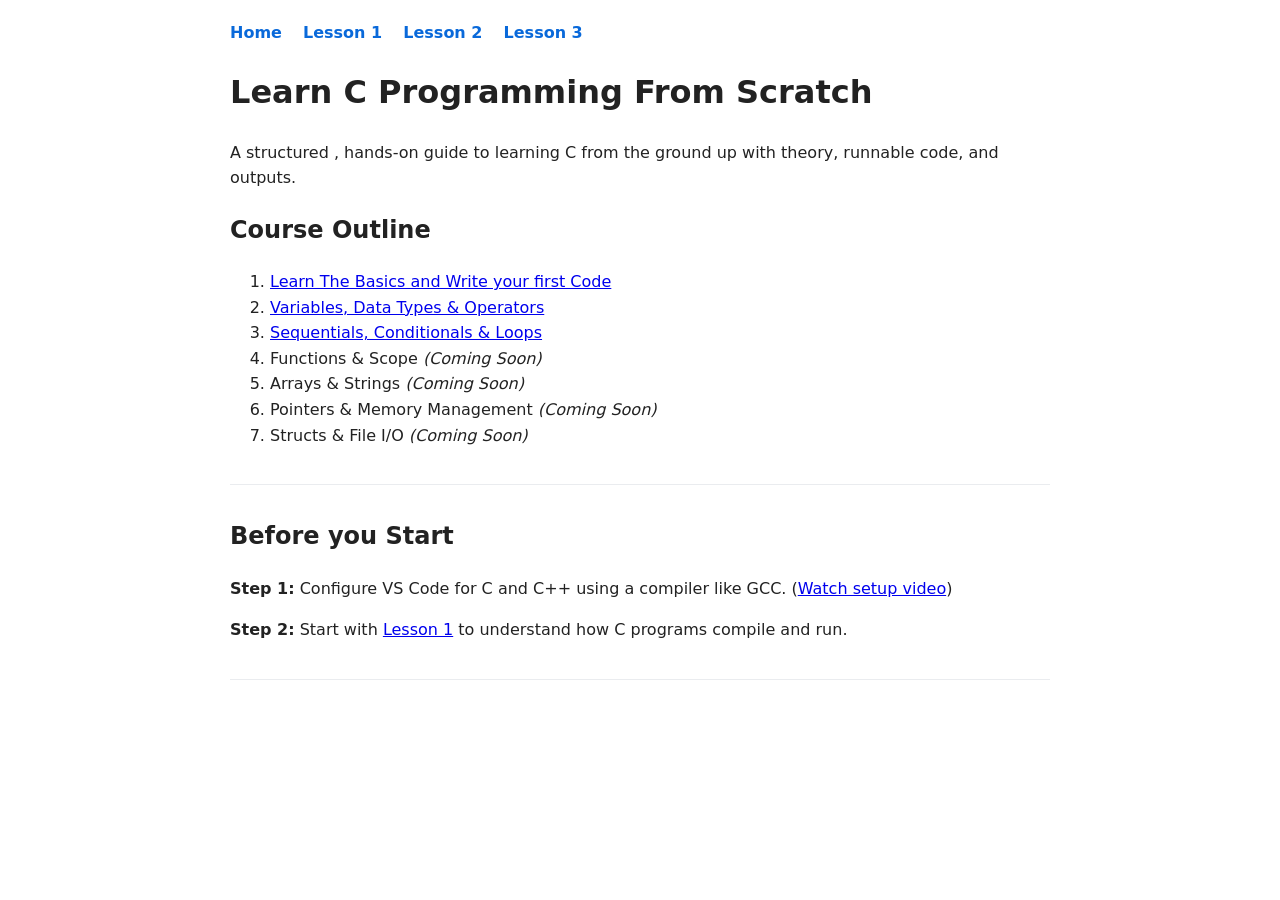
<file: index.html>
<html lang="en">
    <head>
        <meta charset="UTF-8">
        <meta name="viewport" content="width=device-width, initial-scale=1.0">
        <title>Learn C from Scratch</title>
      <link rel="stylesheet" href="style.css">   
    </head>

<body>
     <nav>
        <a href="index.html">Home</a>
        <a href="lesson1.html">Lesson 1</a>
        <a href="variables.html">Lesson 2</a>
        <a href="constructs.html">Lesson 3</a>
    </nav>

    <header>
        <h1>Learn C Programming From Scratch</h1>
        <p>A structured , hands-on guide to learning C from the ground up with theory, runnable code, and outputs.</p>
    </header>
    <section>
        <h2>Course Outline</h2>
        <ol>
            <li><a href="lesson1.html">Learn The Basics and Write your first Code</a></li>
      <li><a href=variables.html>Variables, Data Types &amp; Operators</a></li>
      <li><a href=constructs.html>Sequentials, Conditionals &amp; Loops</a></li>
      <li>Functions &amp; Scope <em>(Coming Soon)</em></li>
      <li>Arrays &amp; Strings <em>(Coming Soon)</em></li>
      <li>Pointers &amp; Memory Management <em>(Coming Soon)</em></li>
      <li>Structs &amp; File I/O <em>(Coming Soon)</em></li>
        </ol>
    </section>

    <section> 
        <h2>Before you Start</h2>
        <p><strong>Step 1:</strong> Configure VS Code for C and C++ using a compiler like GCC. 
       (<a href="https://youtu.be/1PBD5qFWdq8" target="_blank">Watch setup video</a>)
    </p>
    <p><strong>Step 2:</strong> Start with <a href="lesson1.html">Lesson 1</a> to understand how C programs compile and run.</p>

    </section>
</body>
</html>
</file>
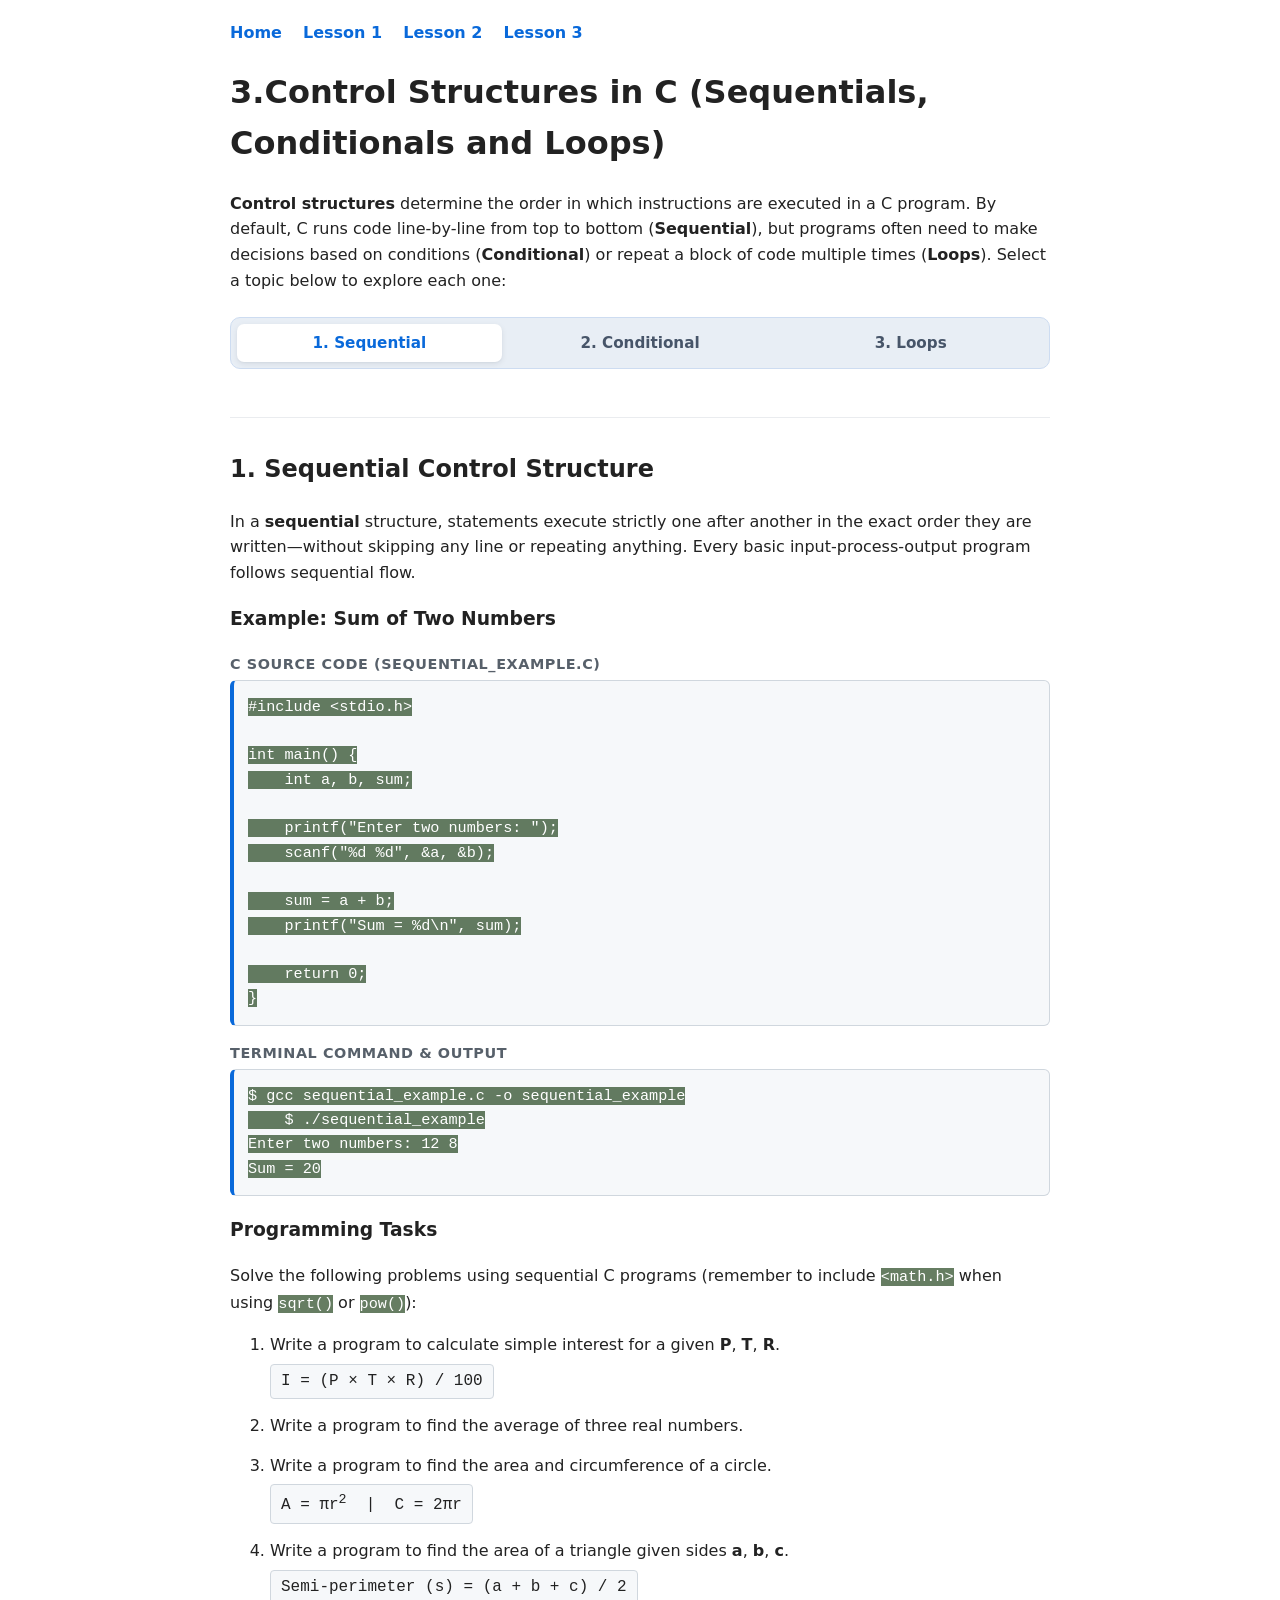
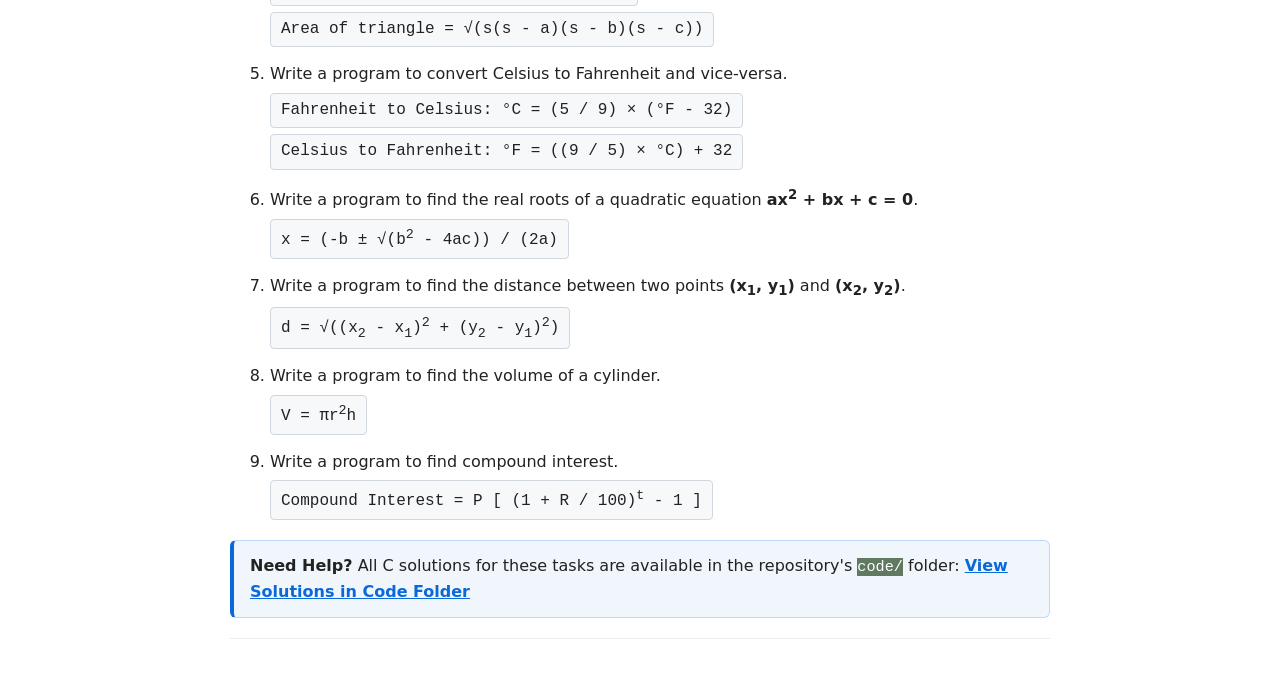
<file: constructs.html>
<html lang="en">
<head>
        <meta charset="UTF-8">
        <meta name="viewport" content="width=device-width, initial-scale=1.0">
        <title>Control Structures</title>
      <link rel="stylesheet" href="style.css">  
 <style>
    /* Clean styling for math formulas and solution callout box */
    .formula {
      display: inline-block;
      background-color: #f6f8fa;
      border: 1px solid #d0d7de;
      padding: 4px 10px;
      border-radius: 4px;
      font-family: Consolas, monospace;
      margin-top: 6px;
    }

    .task-list li {
      margin-bottom: 14px;
    }

    .solution-note {
      background-color: #f0f6fc;
      border: 1px solid #bdd8f8;
      border-left: 4px solid #0969da;
      padding: 12px 16px;
      border-radius: 6px;
      margin-top: 20px;
    }

    .solution-note a {
      color: #0969da;
      font-weight: 600;
    }
  </style>
</head>

<body>
    <nav>
        <a href="index.html">Home</a>
        <a href="lesson1.html">Lesson 1</a>
        <a href="variables.html">Lesson 2</a>
        <a href="constructs.html">Lesson 3</a>
    </nav>

   
        <h1>3.Control Structures in C (Sequentials, Conditionals and Loops)</h1>
    <p>
    <strong>Control structures</strong> determine the order in which instructions are executed in a C program. By default, C runs code line-by-line from top to bottom (<strong>Sequential</strong>), but programs often need to make decisions based on conditions (<strong>Conditional</strong>) or repeat a block of code multiple times (<strong>Loops</strong>). Select a topic below to explore each one:
  </p>
 

  <div class="sub-nav">
    <button class="tab-btn active" onclick="openTopic('sequential', this)">1. Sequential</button>
    <button class="tab-btn" onclick="openTopic('conditional', this)">2. Conditional</button>
    <button class="tab-btn" onclick="openTopic('loops', this)">3. Loops</button>
  </div>

<div id="sequential" class="topic-panel">
    <section></section>
  <h2>1. Sequential Control Structure</h2>
      <p>
        In a <strong>sequential</strong> structure, statements execute strictly one after another in the exact order they are written—without skipping any line or repeating anything. Every basic input-process-output program follows sequential flow.
      </p>

<h3>Example: Sum of Two Numbers</h3>
      <div class="box-label">C Source Code (sequential_example.c)</div>
      <pre class="code-box"><code>#include &lt;stdio.h&gt;

int main() {
    int a, b, sum;

    printf("Enter two numbers: ");
    scanf("%d %d", &amp;a, &amp;b);

    sum = a + b;
    printf("Sum = %d\n", sum);

    return 0;
}</code></pre>

<div class="box-label">Terminal Command &amp; Output</div>

<pre class="code-box"><code>$ gcc sequential_example.c -o sequential_example
    $ ./sequential_example
Enter two numbers: 12 8
Sum = 20</code></pre>
    </section>

    <!-- Programming Tasks for Sequential -->
    <section>
        <h3>Programming Tasks</h3>
        <p>Solve the following problems using sequential C programs (remember to include <code>&lt;math.h&gt;</code> when using <code>sqrt()</code> or <code>pow()</code>):</p>

       <ol class="task-list">
<li>
          Write a program to calculate simple interest for a given <strong>P</strong>, <strong>T</strong>, <strong>R</strong>.<br>
          <span class="formula">I = (P &times; T &times; R) / 100</span>
        </li>

        <li>
          Write a program to find the average of three real numbers.
        </li>

        <li>
          Write a program to find the area and circumference of a circle.<br>
          <span class="formula">A = &pi;r<sup>2</sup> &nbsp;|&nbsp; C = 2&pi;r</span>
        </li>

        <li>
            Write a program to find the area of a triangle given sides <strong>a</strong>, <strong>b</strong>, <strong>c</strong>.<br>
          <span class="formula">Semi-perimeter (s) = (a + b + c) / 2</span><br>
          <span class="formula">Area of triangle = &radic;(s(s - a)(s - b)(s - c))</span>
        </li>

        <li>
        Write a program to convert Celsius to Fahrenheit and vice-versa.<br>
          <span class="formula">Fahrenheit to Celsius: &deg;C = (5 / 9) &times; (&deg;F - 32)</span><br>
          <span class="formula">Celsius to Fahrenheit: &deg;F = ((9 / 5) &times; &deg;C) + 32</span>
        </li>

        <li>
          Write a program to find the real roots of a quadratic equation <strong>ax<sup>2</sup> + bx + c = 0</strong>.<br>
          <span class="formula">x = (-b &plusmn; &radic;(b<sup>2</sup> - 4ac)) / (2a)</span>
        </li>

        <li>
          Write a program to find the distance between two points <strong>(x<sub>1</sub>, y<sub>1</sub>)</strong> and <strong>(x<sub>2</sub>, y<sub>2</sub>)</strong>.<br>
          <span class="formula">d = &radic;((x<sub>2</sub> - x<sub>1</sub>)<sup>2</sup> + (y<sub>2</sub> - y<sub>1</sub>)<sup>2</sup>)</span>
        </li>

        <li>
          Write a program to find the volume of a cylinder.<br>
          <span class="formula">V = &pi;r<sup>2</sup>h</span>
        </li>

        <li>
          Write a program to find compound interest.<br>
          <span class="formula">Compound Interest = P [ (1 + R / 100)<sup>t</sup> - 1 ]</span>
        </li>

       </ol>

       <div class="solution-note">
        <strong>Need Help?</strong> All C solutions for these tasks are available in the repository's <code>code/</code> folder:
        <a href="https://github.com/Sangam067/C-learning-Guide/tree/main/code" target="_blank">View Solutions in Code Folder</a>
      </div>
      </section>
      
    </div>

      <!--Panel 2: Conditional Statements(hidden until clicked)-->
<div id="conditional" class="topic-panel" style="display: none;">
    <section>
        <h2>2. Conditional Control Structure</h2>
      <p>
        <strong>Conditional</strong> statements (<code>if</code>, <code>else if</code>, <code>else</code>, and <code>switch</code>) let your program make decisions and run different blocks of code depending on whether a condition is True or False.
      </p>
<h3>Example: Check Even or Odd</h3>
<div class="box-label">C Source Code (conditional_example.c)</div>
<pre class="code-box"><code>#include &lt;stdio.h&gt;

int main(void) {
    int num;

    printf("Enter an integer: ");
    scanf("%d", &amp;num);

    if (num % 2 == 0) {
        printf("%d is Even.\n", num);
    } else {
        printf("%d is Odd.\n", num);
    }

    return 0;
}</code></pre>

<div class="box-label">Terminal Command &amp; Output</div>
      <pre class="output-box"><code>$ gcc -Wall -Wextra conditional_example.c -o conditional_example
$ ./conditional_example
Enter an integer: 17
17 is Odd.</code></pre>

    </section>
 <section>
    <h2>Programming Tasks (Conditional)</h2>
     <p>Solve the following decision-making problems using <code>if / else</code> or <code>switch</code> statements:</p>
  <OL CLASS="task-list">
     <li>
      Write a program to check whether a given integer is <strong>positive, negative, or zero</strong>.
    </li>
     <li>
          Write a program to find the <strong>largest among three numbers</strong> entered by the user.
    </li>
    <li>
          Write a program to check whether a given year is a <strong>leap year</strong> or not.<br>
          <span class="formula">Hint: Divisible by 400, OR divisible by 4 and not divisible by 100</span>
        </li>
        <li>
          Write a program to check whether an entered alphabet character is a <strong>vowel or a consonant</strong>.
        </li>
        <li>
          Write a simple calculator program using a <code>switch</code> statement that takes an operator (<code>+</code>, <code>-</code>, <code>*</code>, <code>/</code>) and two numbers, then prints the result.
        </li>

  </OL>

    <div class="solution-note">
        <strong>Need help?</strong> All C solutions are available in the repository's <code>code/</code> folder:
        <a href="https://github.com/Sangam067/C-learning-Guide/tree/main/code" target="_blank">View Solutions in Code Folder</a>
      </div>
 </section>  

 
 </section>
 </div> 
 
  <!--Panel 3: Loops(hidden until clicked)-->
<div id="loops" class="topic-panel" style="display: none;">
    <section>
        <h2>3. Loop Control Structure</h2>
      <p>
        <strong>Loops</strong> (<code>for</code>, <code>while</code>, and <code>do-while</code>) repeat a block of code automatically until a stopping condition is met.
      </p>

      <h3>Example: Print Numbers from 1 to 5</h3>
      <div class="box-label">C Source Code (loop_example.c)</div>
      <pre class="code-box"><code>#include &lt;stdio.h&gt;

int main(void) {
    for (int i = 1; i &lt;= 5; i++) {
        printf("%d ", i);
    }
    printf("\n");

    return 0;
}</code></pre>

 <div class="box-label">Terminal Command &amp; Output</div>
      <pre class="output-box"><code>$ gcc -Wall -Wextra loop_example.c -o loop_example
$ ./loop_example
1 2 3 4 5</code></pre>
    </section>

<section>
  <h2>Programming Tasks (Loops)</h2>
  <p>Solve the following repetition problems using <code>for</code>, <code>while</code>, or <code>do-while</code> loops:</p>
  <ol class="task-list">
    <li>
          Write a program to calculate the <strong>sum of the first N natural numbers</strong>.<br>
          <span class="formula">Sum = 1 + 2 + 3 + ... + N</span>
        </li>

        <li>
          Write a program to find the <strong>factorial</strong> of a given positive integer.<br>
          <span class="formula">N! = 1 &times; 2 &times; 3 &times; ... &times; N</span>
        </li>
        <li>
          Write a program to display the <strong>multiplication table</strong> of a given number from 1 to 10.
        </li>
        <li>
          Write a program to <strong>reverse a given integer</strong> using a <code>while</code> loop (for example, input <code>1234</code> gives output <code>4321</code>).
        </li>
        <li>
          Write a program to check whether a given positive integer is a <strong>prime number</strong> or not.
        </li>
  </ol>

  <div class`="solution-note">
        <strong>Need help?</strong> All C solutions are available in the repository's <code>code/</code> folder:
        <a href="https://github.com/Sangam067/C-learning-Guide/tree/main/code" target="_blank">View Solutions in Code Folder</a>
      </div>


</section>

    </div>
 <script>
    function openTopic(topicId, clickedButton) {
      const panels = document.querySelectorAll('.topic-panel');
      panels.forEach(panel => {
        panel.style.display = 'none';
      });

      const buttons = document.querySelectorAll('.tab-btn');
      buttons.forEach(btn => {
        btn.classList.remove('active');
      });

      document.getElementById(topicId).style.display = 'block';
      clickedButton.classList.add('active');
    }
 </script>
</body>
</html>
</file>
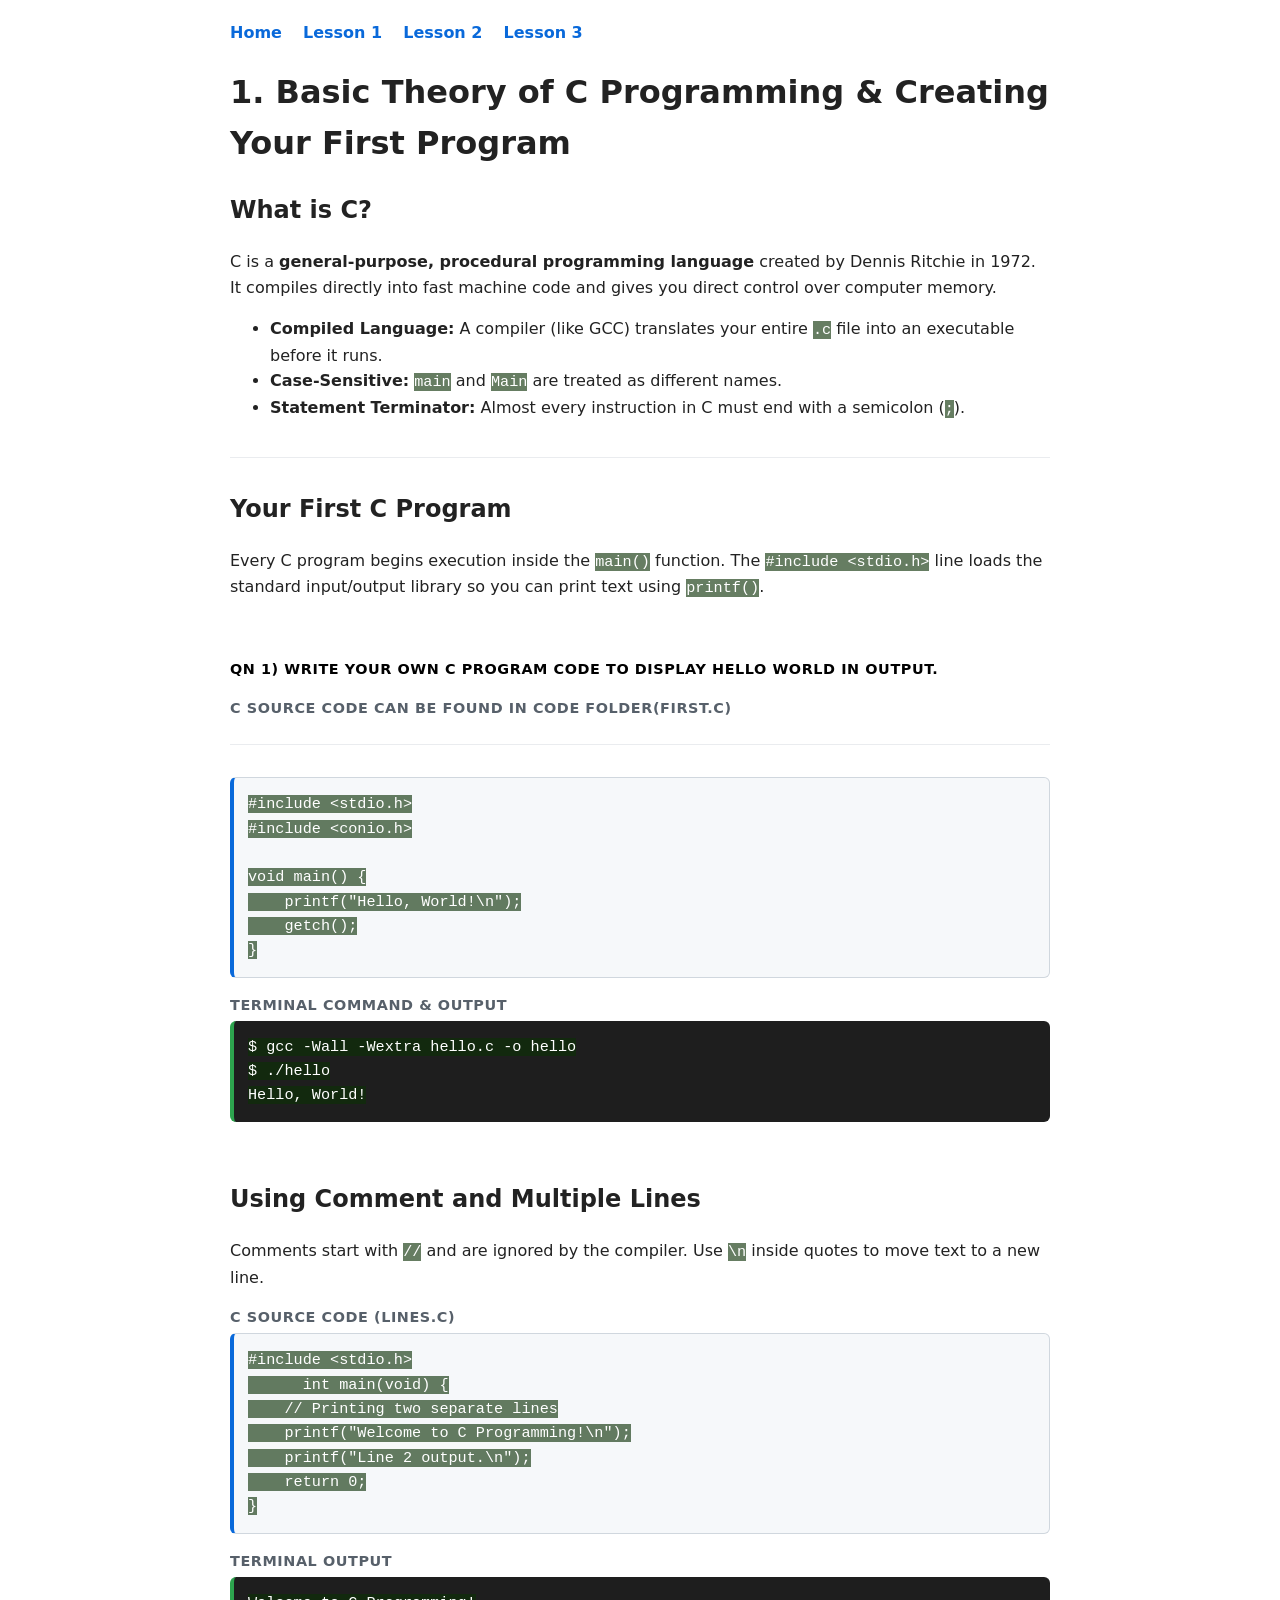
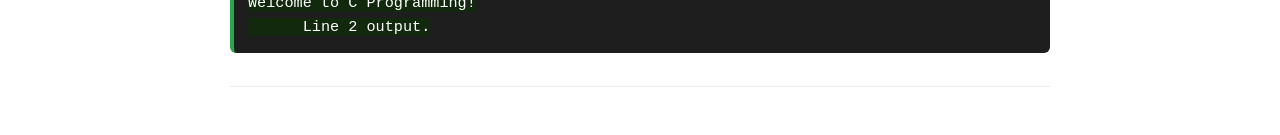
<file: lesson1.html>
<!DOCTYPE html>
<html lang="en">
<head>
  <meta charset="UTF-8">
  <meta name="viewport" content="width=device-width, initial-scale=1.0">
  <title>Lesson 1: Basic Theory of C - Learn C From Scratch</title>
  <link rel="stylesheet" href="style.css">
</head>
<body>
     <nav>
        <a href="index.html">Home</a>
        <a href="lesson1.html">Lesson 1</a>
        <a href="variables.html">Lesson 2</a>
        <a href="constructs.html">Lesson 3</a>
    </nav>
    
    <h1>1. Basic Theory of C Programming &amp; Creating Your First Program</h1>

    <!--Topic 1: Theory-->
 <section>
    <h2>What is C?</h2>
    <p>
      C is a <strong>general-purpose, procedural programming language</strong> created by Dennis Ritchie in 1972.
      It compiles directly into fast machine code and gives you direct control over computer memory.
    </p>
    <ul>
      <li><strong>Compiled Language:</strong> A compiler (like GCC) translates your entire <code>.c</code> file into an executable before it runs.</li>
      <li><strong>Case-Sensitive:</strong> <code>main</code> and <code>Main</code> are treated as different names.</li>
      <li><strong>Statement Terminator:</strong> Almost every instruction in C must end with a semicolon (<code>;</code>).</li>
    </ul>
  </section>   

  <section>
    <h2>Your First C Program</h2>
    <p>
      Every C program begins execution inside the <code>main()</code> function. The <code>#include &lt;stdio.h&gt;</code> line loads the standard input/output library so you can print text using <code>printf()</code>.
    </p><br>
    
    <div class="box-label"><p style="color:black">Qn 1) Write your own C program Code to display Hello World in Output.</p></div>
    <div class="box-label">C Source Code can be found in Code Folder(first.c)</div>
  </section>

  <pre class="code-box"><code>#include &lt;stdio.h&gt;
#include &lt;conio.h&gt;

void main() {
    printf("Hello, World!\n");
    getch();
}</code></pre>

<div class="box-label">Terminal Command &amp; Output</div>
    <pre class="output-box"><code>$ gcc -Wall -Wextra hello.c -o hello
$ ./hello
Hello, World!</code></pre>
  </section>
<br>
  <!--Topic 3: Example with theorey + code + output-->
  <section>
    <h2>Using Comment and Multiple Lines</h2>
    <p>
      Comments start with <code>//</code> and are ignored by the compiler. Use <code>\n</code> inside quotes to move text to a new line.
    </p>

    <div class="box-label">C source Code (lines.c)</div>
    <pre class="code-box"><code>#include &lt;stdio.h&gt;
      int main(void) {
    // Printing two separate lines
    printf("Welcome to C Programming!\n");
    printf("Line 2 output.\n");
    return 0;
}</code></pre>
<div class="box-label">Terminal Output</div>
    <pre class="output-box"><code>Welcome to C Programming!
      Line 2 output.</code></pre>
  </section>
  </body>
</html>
</file>
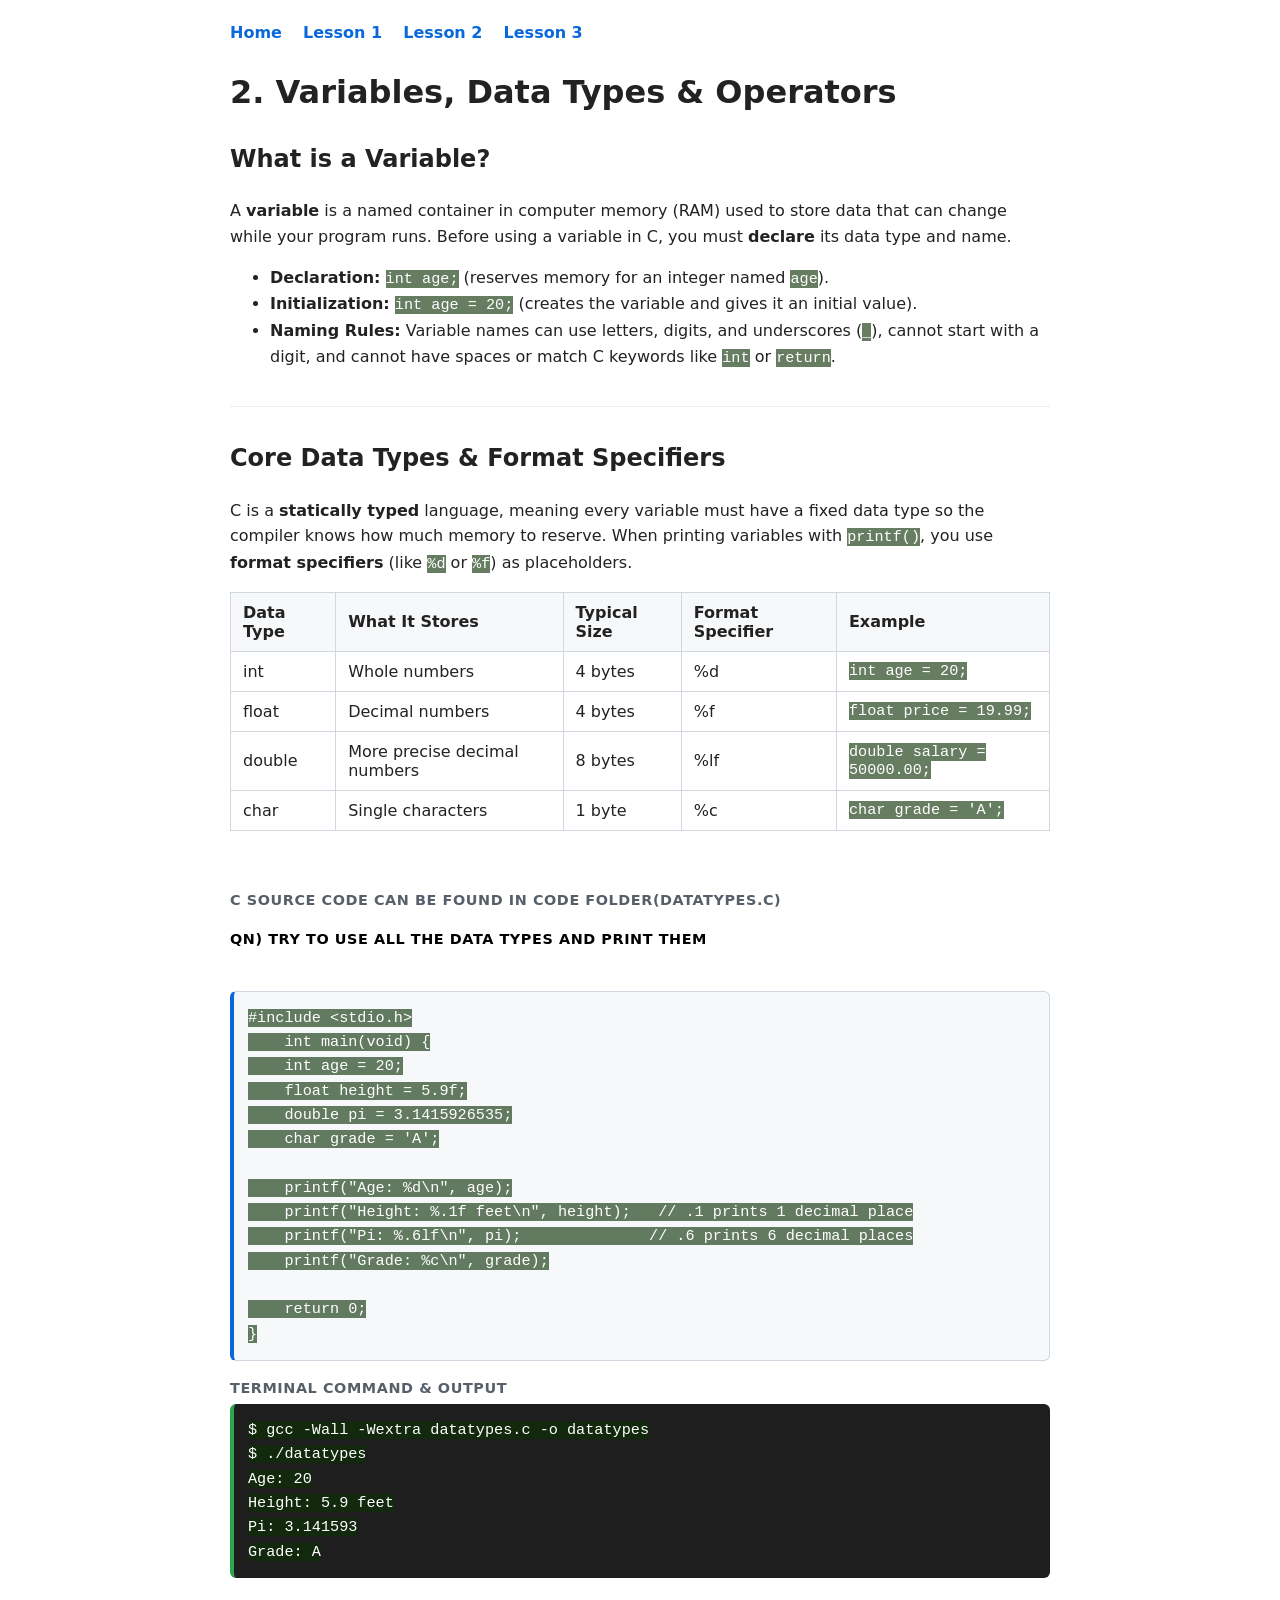
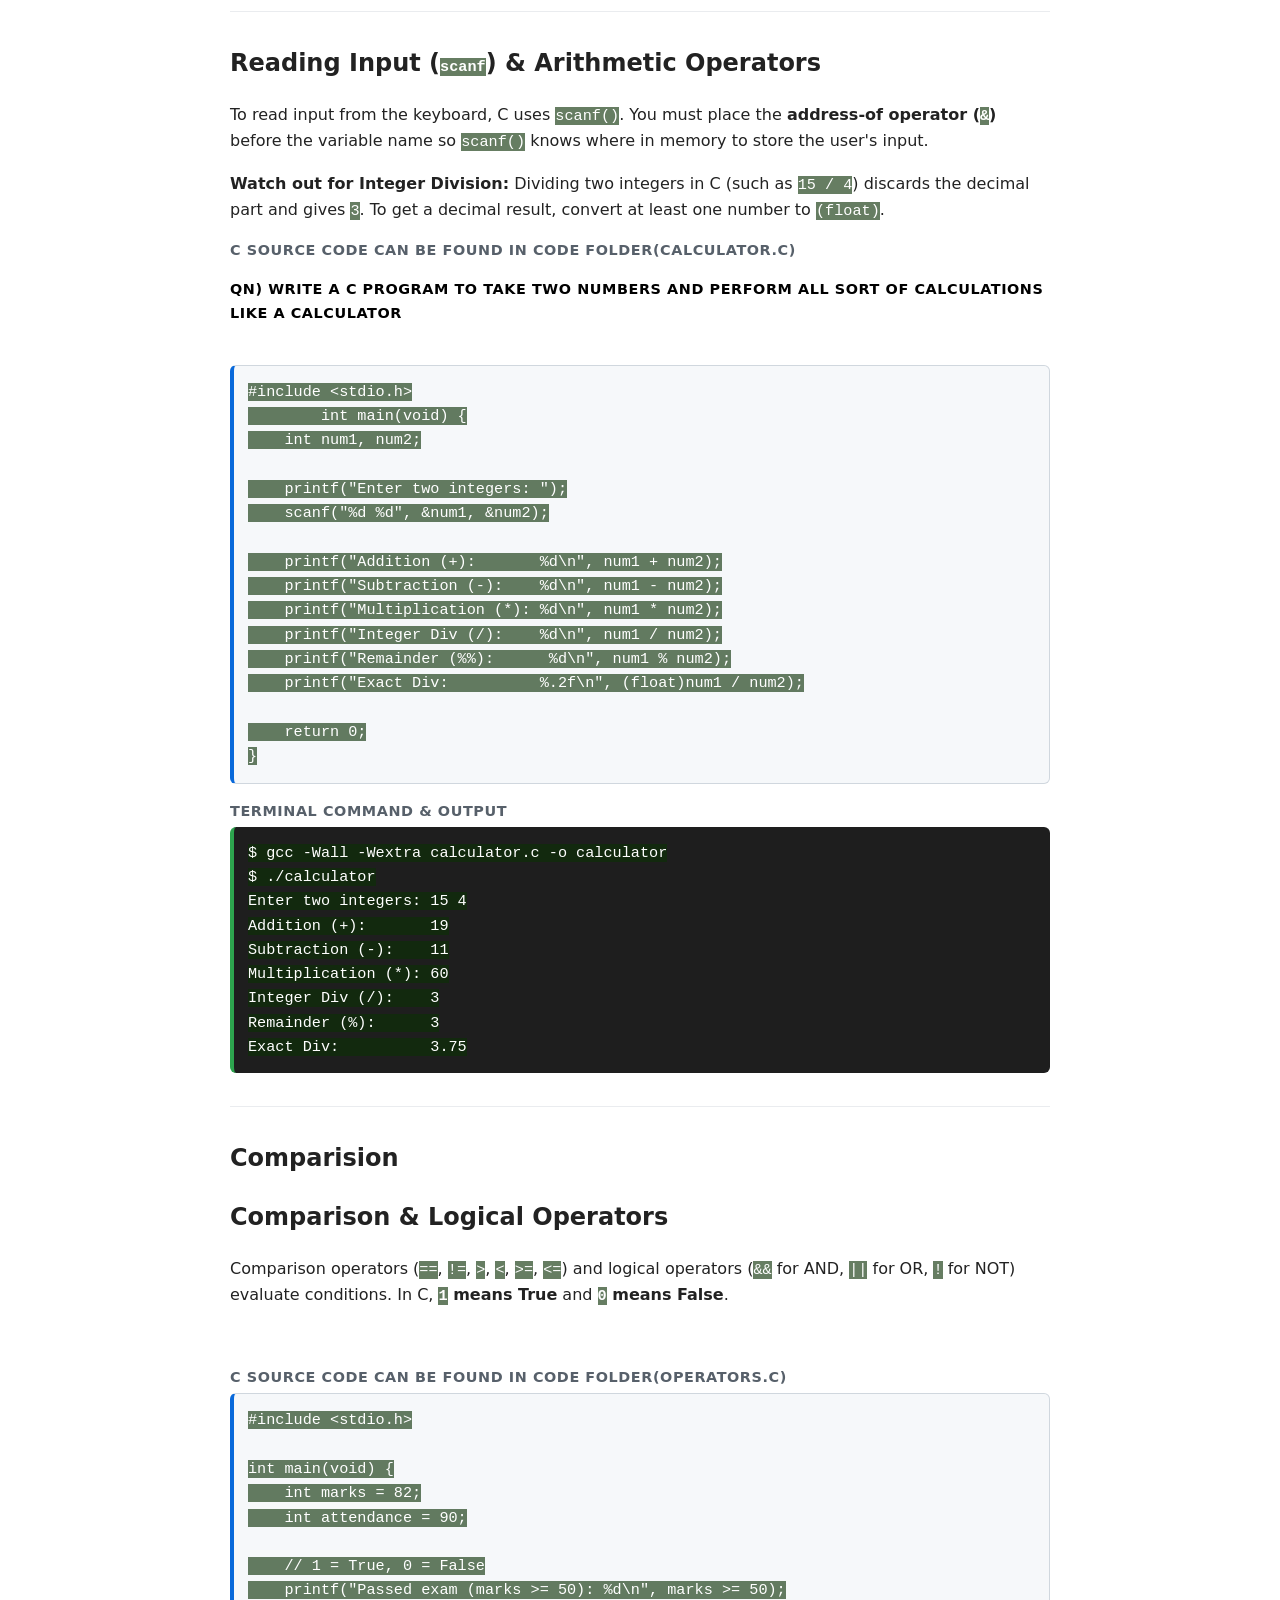
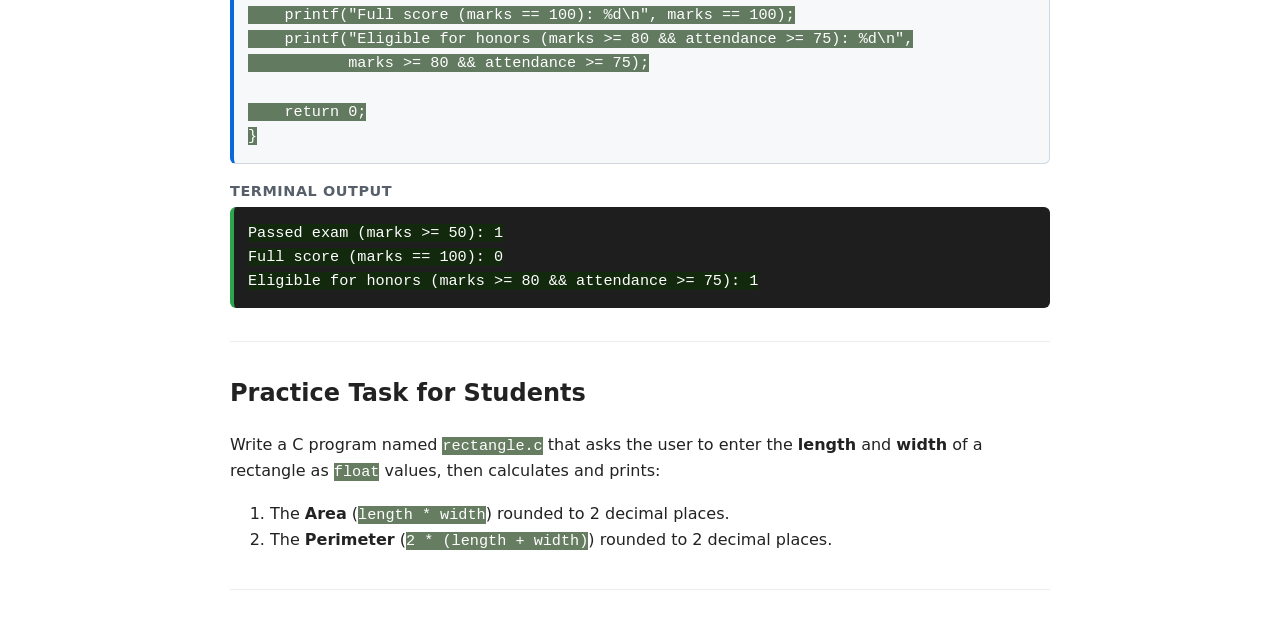
<file: variables.html>
<html>
<html lang="en">
    <head>
        <meta charset="UTF-8">
        <meta name="viewport" content="width=device-width, initial-scale=1.0">
        <title>Lesson 2: Variables, Data Types and Operators</title>
      <link rel="stylesheet" href="style.css">   
    </head>
    <body>
  <nav>
        <a href="index.html">Home</a>
        <a href="lesson1.html">Lesson 1</a>
        <a href="variables.html">Lesson 2</a>
        <a href="constructs.html">Lesson 3</a>
    </nav>
<h1>2. Variables, Data Types &amp; Operators</h1>


<!--Topic 1: Variables-->
<section>
<h2>What is a Variable?</h2>
<p>
    A <strong>variable</strong> is a named container in computer memory (RAM) used to store data that can change while your program runs.
      Before using a variable in C, you must <strong>declare</strong> its data type and name.
</p>
<ul>
    <li><strong>Declaration:</strong> <code>int age;</code> (reserves memory for an integer named <code>age</code>).</li>
      <li><strong>Initialization:</strong> <code>int age = 20;</code> (creates the variable and gives it an initial value).</li>
      <li><strong>Naming Rules:</strong> Variable names can use letters, digits, and underscores (<code>_</code>), cannot start with a digit, and cannot have spaces or match C keywords like <code>int</code> or <code>return</code>.</li>    
</ul>
</section>


<!--Topic 2: Data Types-->
<section>
    <h2>Core Data Types &amp; Format Specifiers</h2>
    <P>
      C is a <strong>statically typed</strong> language, meaning every variable must have a fixed data type so the compiler knows how much memory to reserve.
      When printing variables with <code>printf()</code>, you use <strong>format specifiers</strong> (like <code>%d</code> or <code>%f</code>) as placeholders.
    </p>

  <table>
    <thead>
        <tr>
            <th>Data Type</th>
          <th>What It Stores</th>
          <th>Typical Size</th>
          <th>Format Specifier</th>
          <th>Example</th>
        </tr>
    </thead>
    <tbody>
        <tr>
            <td>int</td>
            <td>Whole numbers</td>
            <td>4 bytes</td>
            <td>%d</td>
            <td><code>int age = 20;</code></td>
        </tr>
        <tr>
            <td>float</td>
            <td>Decimal numbers</td>
            <td>4 bytes</td>
            <td>%f</td>
            <td><code>float price = 19.99;</code></td>
        </tr>
        <tr>
            <td>double</td>
            <td>More precise decimal numbers</td>
            <td>8 bytes</td>
            <td>%lf</td>
            <td><code>double salary = 50000.00;</code></td>
        </tr>
        <tr>
            <td>char</td>
            <td>Single characters</td>
            <td>1 byte</ td>
            <td>%c</ td>
            <td><code>char grade = 'A';</code></ td>
        </tr>
    </tbody>
  </table>  
  <br>
 <div class="box-label">C Source Code can be found in Code Folder(datatypes.c)</div>
 <div class="box-label"><p style="color:black">Qn) Try to use all the data types and print them </p></div><br>
<pre class="code-box"><code>#include &lt;stdio.h&gt;
    int main(void) {
    int age = 20;
    float height = 5.9f;
    double pi = 3.1415926535;
    char grade = 'A';

    printf("Age: %d\n", age);
    printf("Height: %.1f feet\n", height);   // .1 prints 1 decimal place
    printf("Pi: %.6lf\n", pi);              // .6 prints 6 decimal places
    printf("Grade: %c\n", grade);

    return 0;
}</code></pre>

<div class="box-label">Terminal Command &amp; Output</div>
    <pre class="output-box"><code>$ gcc -Wall -Wextra datatypes.c -o datatypes
$ ./datatypes
Age: 20
Height: 5.9 feet
Pi: 3.141593
Grade: A</code></pre>

</section>


<!--Topic 3: User Input and Arithmetic Operators-->
<section>
    <h2>Reading Input (<code>scanf</code>) &amp; Arithmetic Operators</h2>
    <p>
      To read input from the keyboard, C uses <code>scanf()</code>. You must place the <strong>address-of operator (<code>&amp;</code>)</strong> before the variable name so <code>scanf()</code> knows where in memory to store the user's input.
    </p>
    <p>
      <strong>Watch out for Integer Division:</strong> Dividing two integers in C (such as <code>15 / 4</code>) discards the decimal part and gives <code>3</code>. To get a decimal result, convert at least one number to <code>(float)</code>.
    </p>

    <div class="box-label">C Source Code can be found in Code Folder(calculator.c)</div>
    <div class="box-label"><p style="color:black">Qn) Write a C program to take two numbers and perform all sort of calculations like a calculator</p></div><br>

    <pre class="code-box"><code>#include &lt;stdio.h&gt;
        int main(void) {
    int num1, num2;

    printf("Enter two integers: ");
    scanf("%d %d", &amp;num1, &amp;num2);

    printf("Addition (+):       %d\n", num1 + num2);
    printf("Subtraction (-):    %d\n", num1 - num2);
    printf("Multiplication (*): %d\n", num1 * num2);
    printf("Integer Div (/):    %d\n", num1 / num2);
    printf("Remainder (%%):      %d\n", num1 % num2);
    printf("Exact Div:          %.2f\n", (float)num1 / num2);

    return 0;
}</code></pre>

<div class="box-label">Terminal Command &amp; Output</div>
    <pre class="output-box"><code>$ gcc -Wall -Wextra calculator.c -o calculator
$ ./calculator
Enter two integers: 15 4
Addition (+):       19
Subtraction (-):    11
Multiplication (*): 60
Integer Div (/):    3
Remainder (%):      3
Exact Div:          3.75</code></pre>
</section>

<!--Topic 4: Relational and Logical Operators-->
<section>
    <h2>Comparision</h2>
    <h2>Comparison &amp; Logical Operators</h2>
    <p>
      Comparison operators (<code>==</code>, <code>!=</code>, <code>&gt;</code>, <code>&lt;</code>, <code>&gt;=</code>, <code>&lt;=</code>) and logical operators (<code>&amp;&amp;</code> for AND, <code>||</code> for OR, <code>!</code> for NOT) evaluate conditions.
      In C, <strong><code>1</code> means True</strong> and <strong><code>0</code> means False</strong>.
    </p><br>

    <div class="box-label">C Source Code can be found in Code Folder(operators.c)</div>
  
    <pre class="code-box"><code>#include &lt;stdio.h&gt;

int main(void) {
    int marks = 82;
    int attendance = 90;

    // 1 = True, 0 = False
    printf("Passed exam (marks &gt;= 50): %d\n", marks &gt;= 50);
    printf("Full score (marks == 100): %d\n", marks == 100);
    printf("Eligible for honors (marks &gt;= 80 &amp;&amp; attendance &gt;= 75): %d\n",
           marks &gt;= 80 &amp;&amp; attendance &gt;= 75);

    return 0;
}</code></pre>
  
<div class="box-label">Terminal Output</div>
    <pre class="output-box"><code>Passed exam (marks &gt;= 50): 1
Full score (marks == 100): 0
Eligible for honors (marks &gt;= 80 &amp;&amp; attendance &gt;= 75): 1</code></pre>
  </section>

<!--Practice Task-->
  <section>
    <h2>Practice Task for Students</h2>
    <p>
      Write a C program named <code>rectangle.c</code> that asks the user to enter the <strong>length</strong> and <strong>width</strong> of a rectangle as <code>float</code> values, then calculates and prints:
    </p>
    <ol>
      <li>The <strong>Area</strong> (<code>length * width</code>) rounded to 2 decimal places.</li>
      <li>The <strong>Perimeter</strong> (<code>2 * (length + width)</code>) rounded to 2 decimal places.</li>
    </ol>
  </section>
  
</body>
</html>
</file>
<file: style.css>
body{
       font-family: system-ui, -apple-system, sans-serif;
  line-height: 1.6;
  color: #222222;
  max-width: 820px;        /* Keeps text lines at a comfortable reading width */
  margin: 0 auto;          /* Centers the page on large screens */
  padding: 20px;
  background-color: #ffffff;
    }

    .nav{
        background-color: #f4f6f8;
        padding: 10px 12px;
        border-radius: 6px;
        margin-bottom: 20px;
        border: 1px solid #d0d7de;
    }

    nav a {
  text-decoration: none;
  color: #0969da;
  font-weight: 600;
  margin-right: 16px;
}

nav a:hover{
    text-decoration: underline;
}

section {
  margin-bottom: 32px;
  padding-bottom: 20px;
  border-bottom: 1px solid #eaecef;
}

.box-label{
    font-size: 0.9rem;
    font-weight: 700;
    text-transform: uppercase;
  letter-spacing: 0.04em;
  margin-top: 16px;
  margin-bottom: 4px;
  color: #57606a;
}

pre.code-box{
    background-color: #f6f8fa;
  border: 1px solid #d0d7de;
  border-left: 4px solid #0969da; /* Blue accent bar on the left */
  border-radius: 6px;
  padding: 14px;
  overflow-x: auto;               /* Adds horizontal scroll if a line is long */
  margin-top: 0;
}

pre.output-box{
    background-color: #1e1e1e;
  color: #d4d4d4;
  border-left: 4px solid #2da44e; /* Green accent bar on the left */
  border-radius: 6px;
  padding: 14px;
  overflow-x: auto;
  margin-top: 0;
}

code {
    font-family: "Fira Code", Consolas, monospace;
    font-size: 0.95rem;
    
    background-color: rgba(12, 49, 6, 0.626);
    color: white;
}

table{
  width: 100%;
  border-collapse: collapse;
  margin: 16px 0;
}

th, td {
  border: 1px solid #d0d7de;
  padding: 10px 12px;
  text-align: left;
}

th {
  background-color: #f6f8fa;
  font-weight: 600;
}

sub-nav{
  display: flex;
  gap: 8px;
  margin: 20px 0 24px 0;
  border-bottom: 2px solid #d0d7de;
  padding-bottom: 10px;
}

.tab-btn {
  flex: 1;                          /* Makes all 3 buttons equal width */
  background-color: transparent;
  color: #475569;
  border: none;
  padding: 10px 16px;
  border-radius: 7px;
  font-family: inherit;
  font-size: 0.95rem;
  font-weight: 600;
  cursor: pointer;
  transition: all 0.2s ease;        /* Smooth color and shadow transition */
}

.tab-btn:hover{
 color: #0f172a;
  background-color: rgba(255, 255, 255, 0.65);
}

.tab-btn.active{
 background-color: #ffffff;
  color: #0969da;
  box-shadow: 0 2px 6px rgba(15, 23, 42, 0.08), 0 1px 2px rgba(15, 23, 42, 0.04);
}

.sub-nav{
  display:flex;
  align-items: center;
  gap: 6px;
  background-color: #e8eef5;
  padding:6px;
  border-radius: 10px;
  border: 1px solid #cddcf1;
  margin: 24px 0 28px 0;
}
</file>
